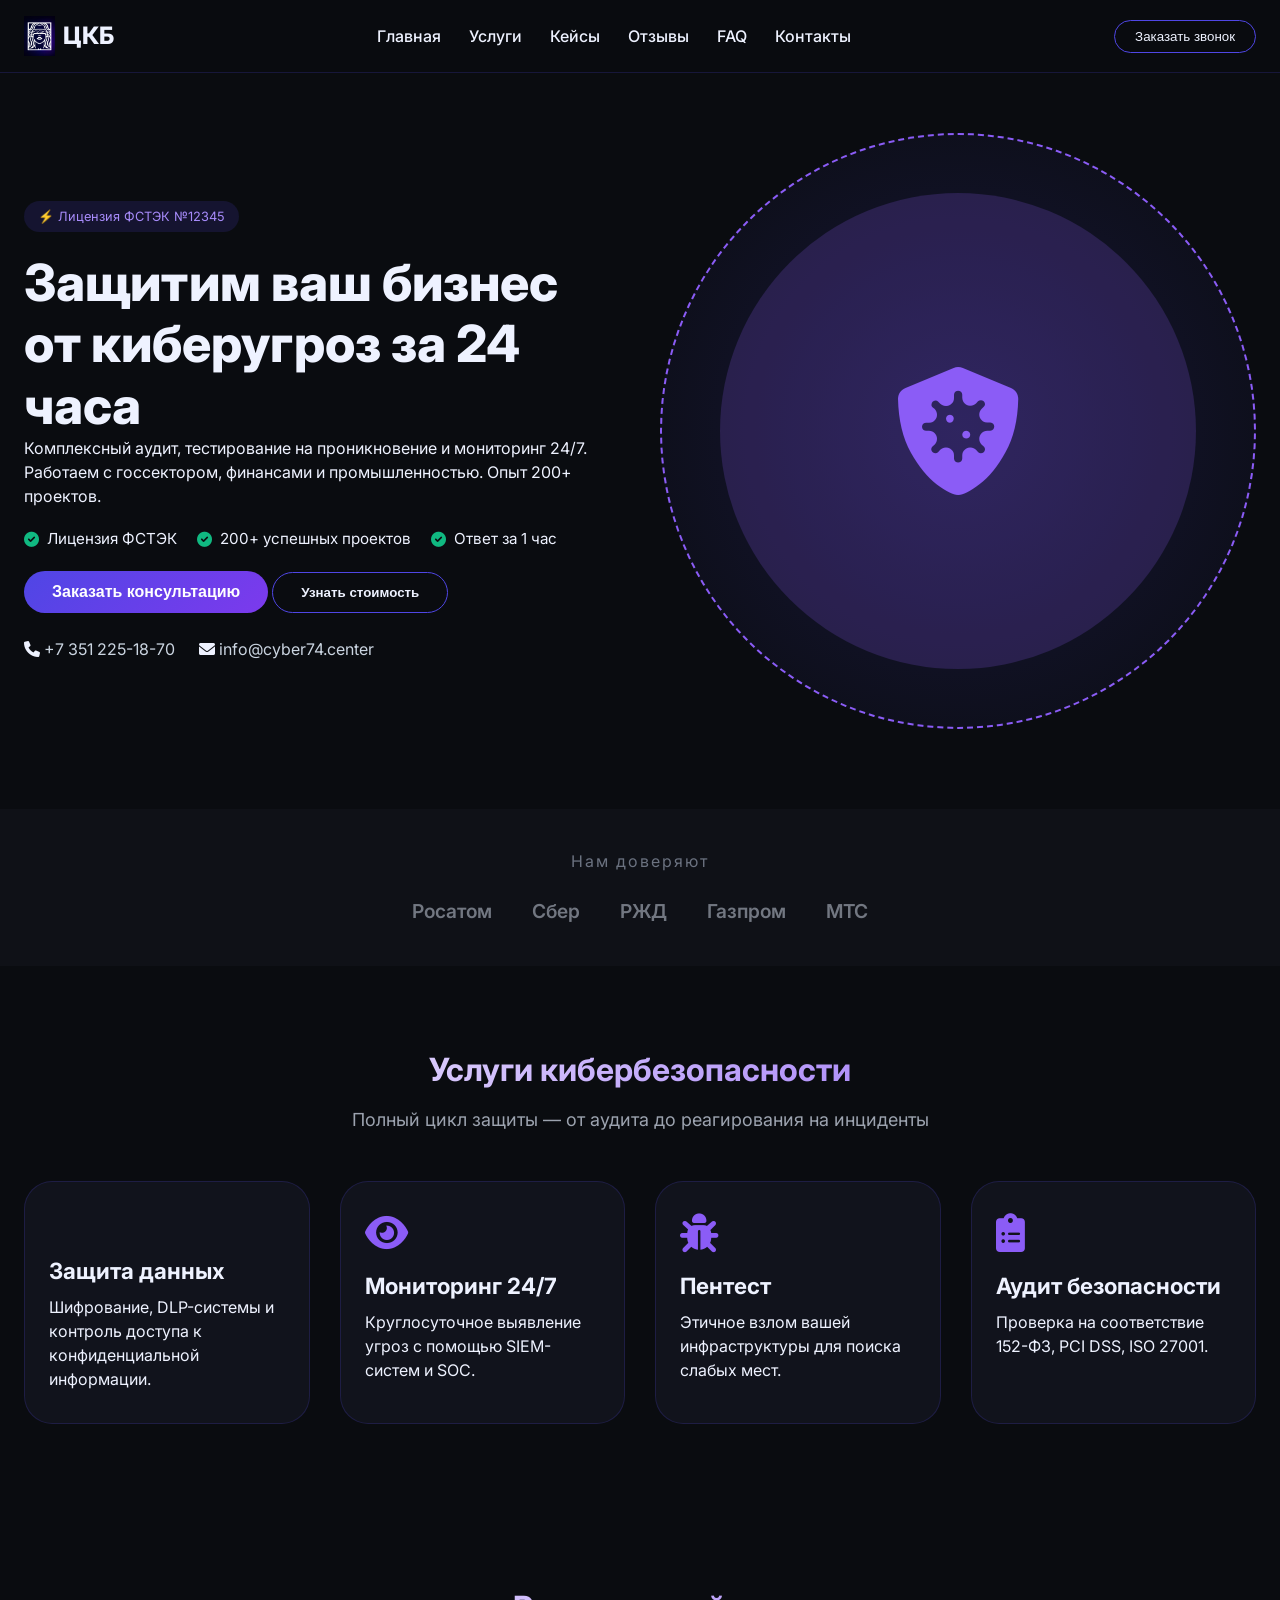
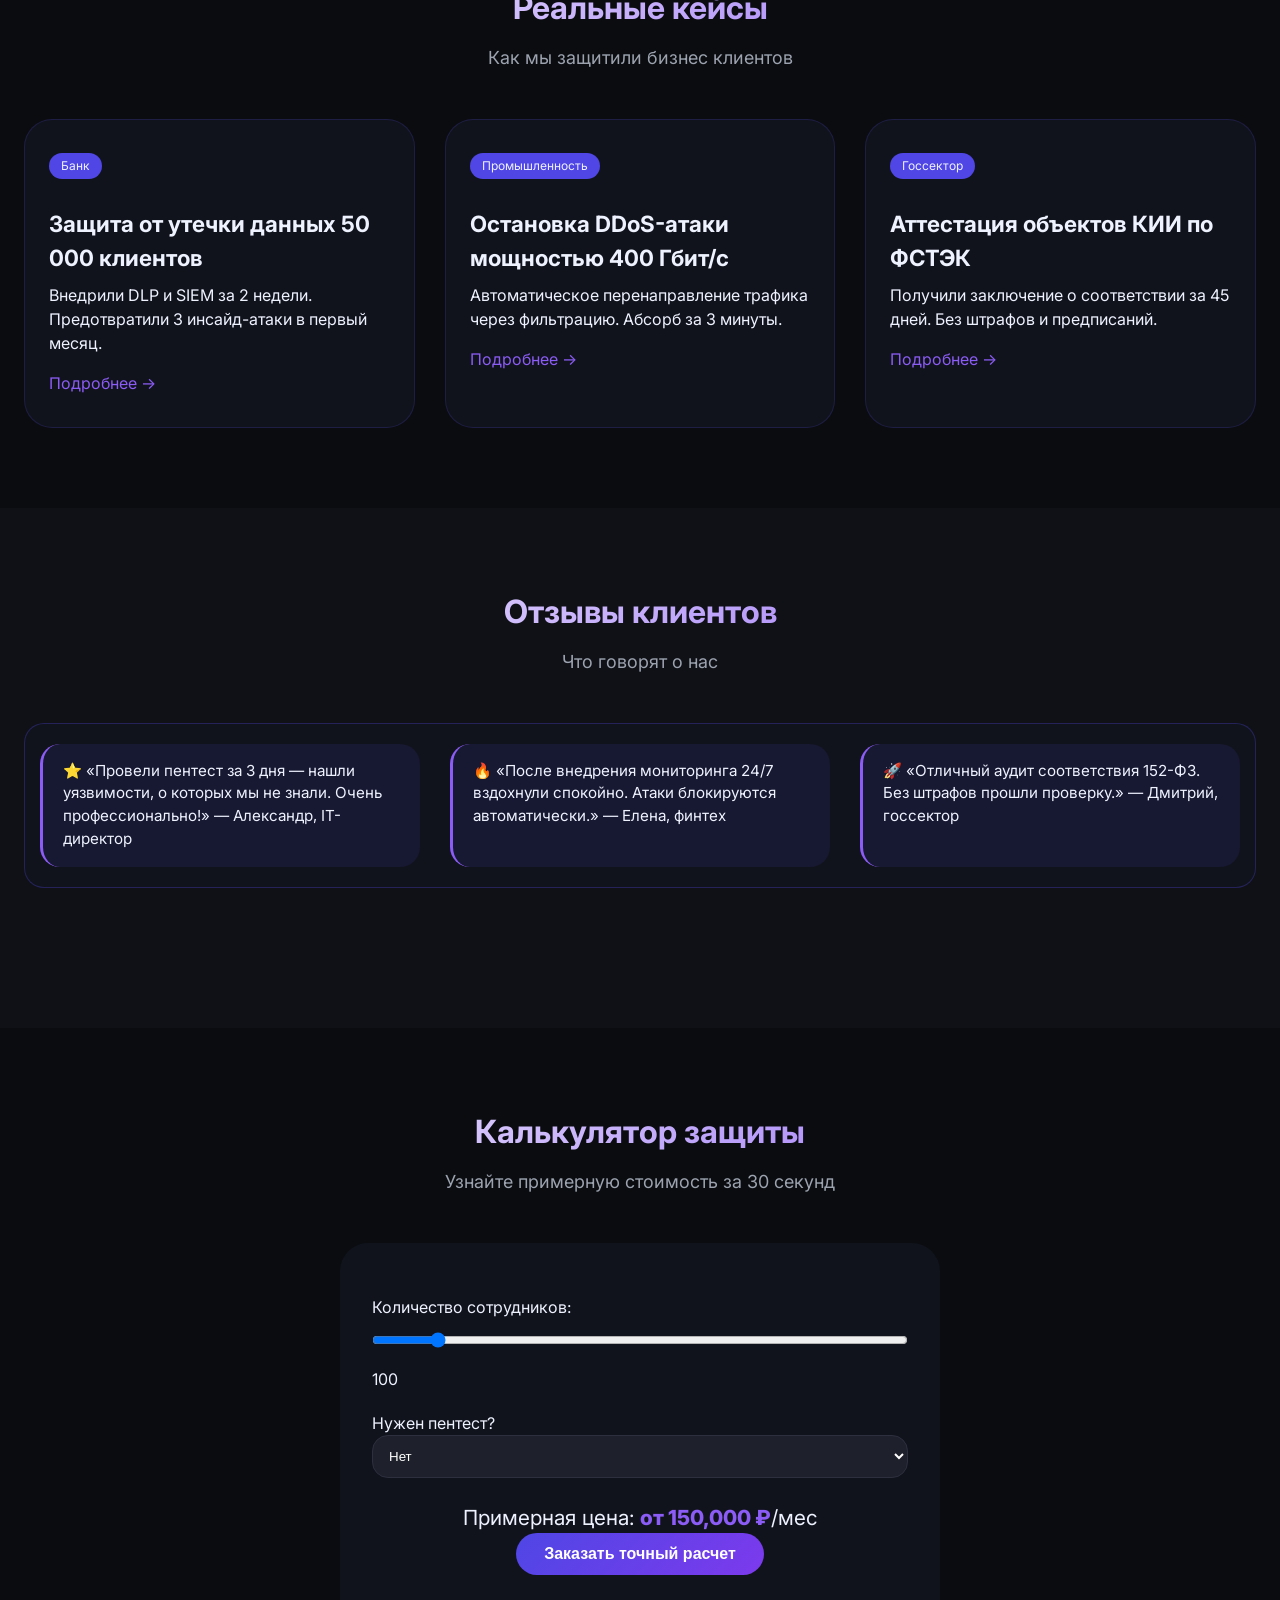
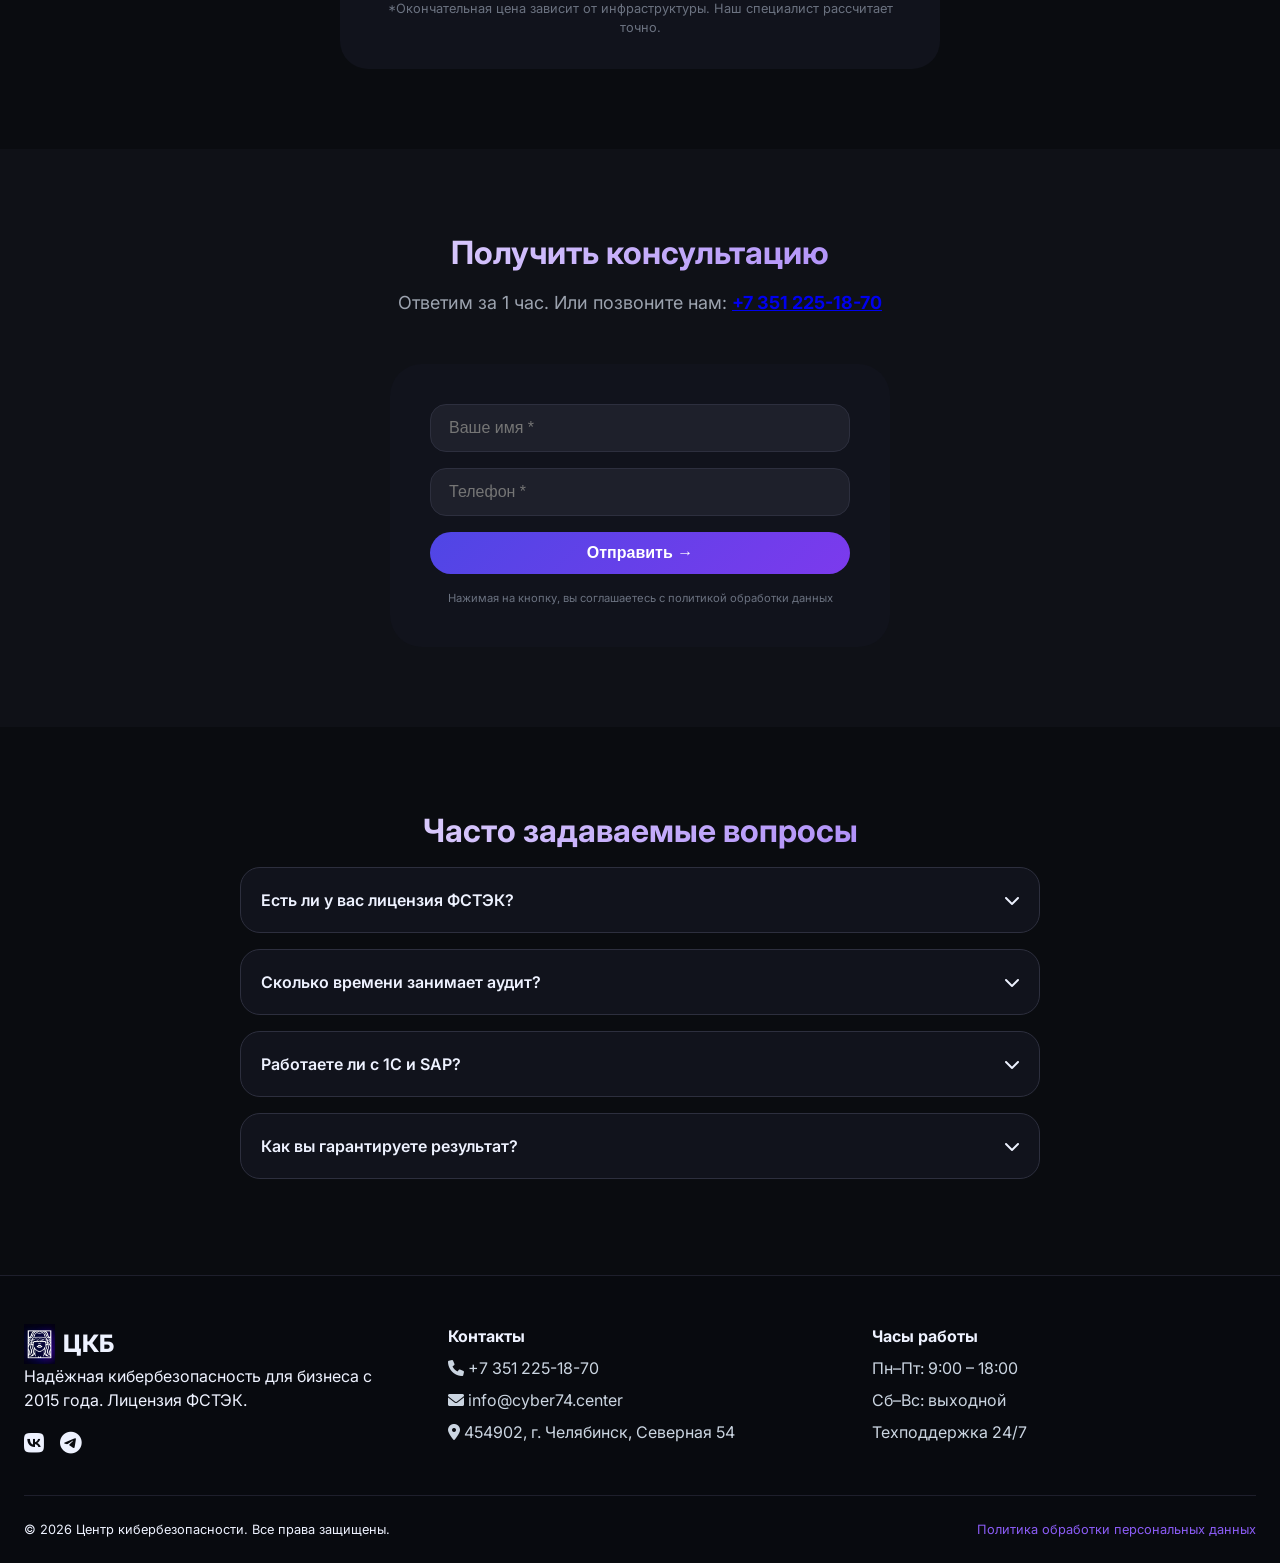
<file: index.html>
<!DOCTYPE html>
<html lang="ru">
<head>
    <meta charset="UTF-8">
    <meta name="viewport" content="width=device-width, initial-scale=1.0, viewport-fit=cover">
    <title>ЦКБ — Центр кибербезопасности | Лицензия ФСТЭК</title>
    <meta name="description" content="Защита бизнеса от киберугроз, утечек данных и DDoS-атак. Лицензия ФСТЭК, опыт 200+ проектов, реагирование 24/7. Консультация за 1 час.">
    <meta name="keywords" content="кибербезопасность, защита данных, ФСТЭК, аудит безопасности, тестирование на проникновение, Челябинск">
    <link rel="stylesheet" href="css/style.css">
    <link rel="stylesheet" href="https://cdnjs.cloudflare.com/ajax/libs/font-awesome/6.0.0-beta3/css/all.min.css">
    <link href="https://fonts.googleapis.com/css2?family=Inter:opsz,wght@14..32,300;400;500;600;700;800&display=swap" rel="stylesheet">
</head>
<body>

<header class="header" id="header">
    <div class="container">
        <div class="header__inner">
            <div class="logo">
                <img src="images/logo.jpg" alt="Центр кибербезопасности" class="logo-img">
                <span>ЦКБ</span>
            </div>
            <nav class="nav">
                <a href="#">Главная</a>
                <a href="#services">Услуги</a>
                <a href="#cases">Кейсы</a>
                <a href="#reviews">Отзывы</a>
                <a href="#faq">FAQ</a>
                <a href="#contacts">Контакты</a>
            </nav>
            <button class="btn-outline" id="openModalBtn">Заказать звонок</button>
            <button class="mobile-menu-btn" id="mobileMenuBtn"><i class="fas fa-bars"></i></button>
        </div>
        <div class="mobile-nav" id="mobileNav">
            <a href="#">Главная</a>
            <a href="#services">Услуги</a>
            <a href="#cases">Кейсы</a>
            <a href="#reviews">Отзывы</a>
            <a href="#faq">FAQ</a>
            <a href="#contacts">Контакты</a>
            <button class="btn-outline mobile-nav-btn" id="mobileModalBtn">Заказать звонок</button>
        </div>
    </div>
</header>

<main>
    <!-- Hero с анимированным щитом -->
    <section class="hero">
        <div class="container">
            <div class="hero__grid">
                <div class="hero__content">
                    <div class="hero__badge">⚡ Лицензия ФСТЭК №12345</div>
                    <h1 class="hero__title">Защитим ваш бизнес от киберугроз за 24 часа</h1>
                    <p class="hero__desc">Комплексный аудит, тестирование на проникновение и мониторинг 24/7. Работаем с госсектором, финансами и промышленностью. Опыт 200+ проектов.</p>
                    <div class="hero__advantages">
                        <div class="advantage-item"><i class="fas fa-check-circle"></i> Лицензия ФСТЭК</div>
                        <div class="advantage-item"><i class="fas fa-check-circle"></i> 200+ успешных проектов</div>
                        <div class="advantage-item"><i class="fas fa-check-circle"></i> Ответ за 1 час</div>
                    </div>
                    <div class="hero__buttons">
                        <button class="btn-primary" id="heroRequestBtn">Заказать консультацию</button>
                        <button class="btn-secondary" id="learnMoreBtn">Узнать стоимость</button>
                    </div>
                    <div class="hero__contacts">
                        <p><i class="fas fa-phone"></i> <a href="tel:+73512251870">+7 351 225-18-70</a></p>
                        <p><i class="fas fa-envelope"></i> <a href="mailto:info@cyber74.center">info@cyber74.center</a></p>
                    </div>
                </div>
                <div class="hero__image">
                    <div class="animated-shield">
                        <div class="shield-ring"></div>
                        <i class="fas fa-shield-virus shield-icon"></i>
                        <div class="shield-pulse"></div>
                    </div>
                </div>
            </div>
        </div>
    </section>

    <!-- Клиенты -->
    <section class="clients">
        <div class="container">
            <p class="clients__title">Нам доверяют</p>
            <div class="clients__grid">
                <div class="client-logo">Росатом</div>
                <div class="client-logo">Сбер</div>
                <div class="client-logo">РЖД</div>
                <div class="client-logo">Газпром</div>
                <div class="client-logo">МТС</div>
            </div>
        </div>
    </section>

    <!-- Услуги -->
    <section class="services" id="services">
        <div class="container">
            <h2 class="section-title">Услуги кибербезопасности</h2>
            <p class="section-subtitle">Полный цикл защиты — от аудита до реагирования на инциденты</p>
            <div class="services__grid">
                <div class="service-card"><i class="fas fa-shield-haltered"></i><h3>Защита данных</h3><p>Шифрование, DLP-системы и контроль доступа к конфиденциальной информации.</p></div>
                <div class="service-card"><i class="fas fa-eye"></i><h3>Мониторинг 24/7</h3><p>Круглосуточное выявление угроз с помощью SIEM-систем и SOC.</p></div>
                <div class="service-card"><i class="fas fa-bug"></i><h3>Пентест</h3><p>Этичное взлом вашей инфраструктуры для поиска слабых мест.</p></div>
                <div class="service-card"><i class="fas fa-clipboard-list"></i><h3>Аудит безопасности</h3><p>Проверка на соответствие 152-ФЗ, PCI DSS, ISO 27001.</p></div>
            </div>
        </div>
    </section>

    <!-- Кейсы -->
    <section class="cases" id="cases">
        <div class="container">
            <h2 class="section-title">Реальные кейсы</h2>
            <p class="section-subtitle">Как мы защитили бизнес клиентов</p>
            <div class="cases__grid">
                <div class="case-card">
                    <div class="case-tag">Банк</div>
                    <h3>Защита от утечки данных 50 000 клиентов</h3>
                    <p>Внедрили DLP и SIEM за 2 недели. Предотвратили 3 инсайд-атаки в первый месяц.</p>
                    <a href="#" class="case-link">Подробнее →</a>
                </div>
                <div class="case-card">
                    <div class="case-tag">Промышленность</div>
                    <h3>Остановка DDoS-атаки мощностью 400 Гбит/с</h3>
                    <p>Автоматическое перенаправление трафика через фильтрацию. Абсорб за 3 минуты.</p>
                    <a href="#" class="case-link">Подробнее →</a>
                </div>
                <div class="case-card">
                    <div class="case-tag">Госсектор</div>
                    <h3>Аттестация объектов КИИ по ФСТЭК</h3>
                    <p>Получили заключение о соответствии за 45 дней. Без штрафов и предписаний.</p>
                    <a href="#" class="case-link">Подробнее →</a>
                </div>
            </div>
        </div>
    </section>

    <!-- ОТЗЫВЫ С БЕГУЩЕЙ СТРОКОЙ (исправлено) -->
    <section class="reviews" id="reviews">
        <div class="container">
            <h2 class="section-title">Отзывы клиентов</h2>
            <p class="section-subtitle">Что говорят о нас</p>
            
            <div class="reviews-ticker">
                <div class="reviews-ticker__track">
                    <!-- Первый набор отзывов -->
                    <div class="review-slide">⭐ «Провели пентест за 3 дня — нашли уязвимости, о которых мы не знали. Очень профессионально!» — Александр, IT-директор</div>
                    <div class="review-slide">🔥 «После внедрения мониторинга 24/7 вздохнули спокойно. Атаки блокируются автоматически.» — Елена, финтех</div>
                    <div class="review-slide">🚀 «Отличный аудит соответствия 152-ФЗ. Без штрафов прошли проверку.» — Дмитрий, госсектор</div>
                    <div class="review-slide">💎 «Срочно потребовалась защита от DDoS — подключили за час. Спасибо команде!» — Олег, e‑com</div>
                    <div class="review-slide">📈 «Повысили безопасность на 95% после наших рекомендаций. Довольны результатом.» — Марина, производство</div>
                    <div class="review-slide">🏆 «Лучшая цена/качество на рынке. Работаем уже второй год.» — Сергей, логистика</div>
                    <!-- Дублируем тот же набор для бесконечного эффекта -->
                    <div class="review-slide">⭐ «Провели пентест за 3 дня — нашли уязвимости, о которых мы не знали. Очень профессионально!» — Александр, IT-директор</div>
                    <div class="review-slide">🔥 «После внедрения мониторинга 24/7 вздохнули спокойно. Атаки блокируются автоматически.» — Елена, финтех</div>
                    <div class="review-slide">🚀 «Отличный аудит соответствия 152-ФЗ. Без штрафов прошли проверку.» — Дмитрий, госсектор</div>
                    <div class="review-slide">💎 «Срочно потребовалась защита от DDoS — подключили за час. Спасибо команде!» — Олег, e‑com</div>
                    <div class="review-slide">📈 «Повысили безопасность на 95% после наших рекомендаций. Довольны результатом.» — Марина, производство</div>
                    <div class="review-slide">🏆 «Лучшая цена/качество на рынке. Работаем уже второй год.» — Сергей, логистика</div>
                </div>
            </div>
        </div>
    </section>

    <!-- Калькулятор -->
    <section class="calculator" id="calculator">
        <div class="container">
            <h2 class="section-title">Калькулятор защиты</h2>
            <p class="section-subtitle">Узнайте примерную стоимость за 30 секунд</p>
            <div class="calculator__box">
                <div class="calc-field">
                    <label>Количество сотрудников:</label>
                    <input type="range" id="staffRange" min="10" max="1000" value="100" step="10">
                    <span id="staffValue">100</span>
                </div>
                <div class="calc-field">
                    <label>Нужен пентест?</label>
                    <select id="pentestNeed">
                        <option value="0">Нет</option>
                        <option value="50000">Да, базовый</option>
                        <option value="120000">Да, расширенный</option>
                    </select>
                </div>
                <div class="calc-result">
                    <p>Примерная цена: <span id="priceResult">от 150 000 ₽</span>/мес</p>
                    <button class="btn-primary" id="calcOrderBtn">Заказать точный расчет</button>
                </div>
                <p class="calc-note">*Окончательная цена зависит от инфраструктуры. Наш специалист рассчитает точно.</p>
            </div>
        </div>
    </section>

    <!-- Форма -->
    <section class="contact-form-section" id="contacts">
        <div class="container">
            <h2 class="section-title">Получить консультацию</h2>
            <p class="section-subtitle">Ответим за 1 час. Или позвоните нам: <strong><a href="tel:+73512251870">+7 351 225-18-70</a></strong></p>
            <form id="mainForm" class="contact-form">
                <div class="form-group"><input type="text" id="mainName" placeholder="Ваше имя *" required></div>
                <div class="form-group"><input type="tel" id="mainPhone" placeholder="Телефон *" required></div>
                <button type="submit" class="btn-primary btn-full">Отправить →</button>
                <p class="form-note">Нажимая на кнопку, вы соглашаетесь с политикой обработки данных</p>
            </form>
        </div>
    </section>

    <!-- FAQ -->
    <section class="faq" id="faq">
        <div class="container">
            <h2 class="section-title">Часто задаваемые вопросы</h2>
            <div class="faq__list">
                <div class="faq-item">
                    <div class="faq-question">Есть ли у вас лицензия ФСТЭК? <i class="fas fa-chevron-down"></i></div>
                    <div class="faq-answer">Да, мы имеем лицензию ФСТЭК России на техническую защиту конфиденциальной информации №12345 от 15.03.2020.</div>
                </div>
                <div class="faq-item">
                    <div class="faq-question">Сколько времени занимает аудит? <i class="fas fa-chevron-down"></i></div>
                    <div class="faq-answer">Стандартный аудит компании до 500 сотрудников — от 3 до 7 дней. По итогу получаете детальный отчёт.</div>
                </div>
                <div class="faq-item">
                    <div class="faq-question">Работаете ли с 1С и SAP? <i class="fas fa-chevron-down"></i></div>
                    <div class="faq-answer">Да, имеем опыт интеграции с любыми ERP и CRM. Проводим настройку прав доступа и шифрование трафика.</div>
                </div>
                <div class="faq-item">
                    <div class="faq-question">Как вы гарантируете результат? <i class="fas fa-chevron-down"></i></div>
                    <div class="faq-answer">Фиксируем SLA в договоре: время реакции на инцидент — до 15 минут, устранение — до 4 часов.</div>
                </div>
            </div>
        </div>
    </section>
</main>

<footer class="footer">
    <div class="container">
        <div class="footer__grid">
            <div class="footer__info">
                <div class="logo">
                    <img src="images/logo.jpg" alt="Центр кибербезопасности" class="logo-img">
                    <span>ЦКБ</span>
                </div>
                <p>Надёжная кибербезопасность для бизнеса с 2015 года. Лицензия ФСТЭК.</p>
                <div class="socials"><i class="fab fa-vk"></i> <i class="fab fa-telegram"></i></div>
            </div>
            <div class="footer__contacts">
                <h4>Контакты</h4>
                <p><i class="fas fa-phone"></i> +7 351 225-18-70</p>
                <p><i class="fas fa-envelope"></i> info@cyber74.center</p>
                <p><i class="fas fa-map-marker-alt"></i> 454902, г. Челябинск, Северная 54</p>
            </div>
            <div class="footer__hours">
                <h4>Часы работы</h4>
                <p>Пн–Пт: 9:00 – 18:00</p>
                <p>Сб–Вс: выходной</p>
                <p>Техподдержка 24/7</p>
            </div>
        </div>
        <div class="footer__bottom">
            <p>© 2026 Центр кибербезопасности. Все права защищены.</p>
            <p><a href="#">Политика обработки персональных данных</a></p>
        </div>
    </div>
</footer>

<!-- Модалка -->
<div id="modal" class="modal">
    <div class="modal__content">
        <span class="modal__close">&times;</span>
        <h2>Заказать консультацию</h2>
        <p>Ответим за 1 час</p>
        <form id="modalForm">
            <input type="text" id="modalName" placeholder="Ваше имя *" required>
            <input type="tel" id="modalPhone" placeholder="Телефон *" required>
            <button type="submit" class="btn-primary btn-full">Отправить</button>
        </form>
    </div>
</div>

<!-- Окно успеха -->
<div id="successModal" class="success-modal">
    <div class="success-modal__content">
        <div class="success-icon"><i class="fas fa-check-circle"></i></div>
        <h2>Заявка отправлена!</h2>
        <p>Специалист свяжется с вами в течение 1 часа.</p>
        <button id="closeSuccessBtn" class="btn-primary">Закрыть</button>
    </div>
</div>

<script src="js/script.js"></script>
</body>
</html>
</file>
<file: css/style.css>
* {
    margin: 0;
    padding: 0;
    box-sizing: border-box;
}

body {
    font-family: 'Inter', sans-serif;
    background-color: #0a0c10;
    color: #eef2ff;
    line-height: 1.5;
}

.container {
    max-width: 1280px;
    margin: 0 auto;
    padding: 0 24px;
}

h1 {
    font-size: clamp(2rem, 5vw, 3.2rem);
    font-weight: 800;
    line-height: 1.2;
}

h2, .section-title {
    font-size: clamp(1.5rem, 4vw, 2rem);
    font-weight: 700;
    text-align: center;
    background: linear-gradient(135deg, #fff, #8b5cf6);
    background-clip: text;
    -webkit-background-clip: text;
    color: transparent;
    margin-bottom: 12px;
}

h3 {
    font-size: 1.4rem;
    margin: 16px 0 8px;
}

.section-subtitle {
    text-align: center;
    color: #9ca3af;
    margin-bottom: 48px;
    font-size: 1.125rem;
}

.btn-primary {
    background: linear-gradient(135deg, #4f46e5, #7c3aed);
    border: none;
    padding: 12px 28px;
    border-radius: 40px;
    font-weight: 600;
    color: white;
    cursor: pointer;
    transition: all 0.3s ease;
    font-size: 1rem;
}

.btn-primary:hover {
    transform: translateY(-2px);
    box-shadow: 0 10px 20px -5px rgba(79, 70, 229, 0.4);
}

.btn-secondary {
    background: transparent;
    border: 1px solid #4f46e5;
    padding: 12px 28px;
    border-radius: 40px;
    font-weight: 600;
    color: #eef2ff;
    cursor: pointer;
}

.btn-outline {
    background: transparent;
    border: 1px solid #4f46e5;
    padding: 8px 20px;
    border-radius: 40px;
    color: #eef2ff;
    cursor: pointer;
}

.btn-full {
    width: 100%;
}

/* Header со скрытием при скролле */
.header {
    position: sticky;
    top: 0;
    background: rgba(10, 12, 16, 0.95);
    backdrop-filter: blur(12px);
    z-index: 100;
    padding: 16px 0;
    border-bottom: 1px solid rgba(79, 70, 229, 0.2);
    transition: transform 0.3s ease;
}

.header.hide {
    transform: translateY(-100%);
}

.header__inner {
    display: flex;
    justify-content: space-between;
    align-items: center;
    flex-wrap: wrap;
    gap: 16px;
}

.logo {
    display: flex;
    align-items: center;
    gap: 8px;
    font-size: 1.5rem;
    font-weight: 800;
}

.logo-img {
    height: 40px;
    width: auto;
    object-fit: contain;
}

.nav {
    display: flex;
    gap: 28px;
}

.nav a {
    color: #eef2ff;
    text-decoration: none;
    font-weight: 500;
}

.nav a:hover {
    color: #8b5cf6;
}

.mobile-menu-btn {
    display: none;
    background: none;
    border: none;
    color: white;
    font-size: 1.8rem;
    cursor: pointer;
}

.mobile-nav {
    display: none;
    flex-direction: column;
    gap: 16px;
    margin-top: 20px;
    padding: 20px 0;
    border-top: 1px solid #2d2f3e;
}

.mobile-nav a {
    color: white;
    text-decoration: none;
    font-size: 1.2rem;
}

/* Hero */
.hero {
    padding: 60px 0 80px;
}

.hero__grid {
    display: grid;
    grid-template-columns: 1fr 1fr;
    gap: 40px;
    align-items: center;
}

.hero__badge {
    display: inline-block;
    background: rgba(79, 70, 229, 0.15);
    padding: 6px 14px;
    border-radius: 40px;
    font-size: 0.8rem;
    color: #a78bfa;
    margin-bottom: 20px;
}

.hero__advantages {
    display: flex;
    flex-wrap: wrap;
    gap: 20px;
    margin: 20px 0;
}

.advantage-item {
    display: flex;
    align-items: center;
    gap: 8px;
    font-size: 0.95rem;
}

.advantage-item i {
    color: #10b981;
}

.hero__contacts {
    margin-top: 24px;
    display: flex;
    gap: 24px;
}

.hero__contacts a {
    color: #cbd5e1;
    text-decoration: none;
}

/* Анимированный щит */
.animated-shield {
    position: relative;
    width: 100%;
    aspect-ratio: 1;
    display: flex;
    align-items: center;
    justify-content: center;
    background: radial-gradient(circle at center, rgba(79, 70, 229, 0.2), transparent);
    border-radius: 50%;
}

.shield-icon {
    font-size: 8rem;
    color: #8b5cf6;
    z-index: 2;
    animation: shield-float 3s ease-in-out infinite;
}

.shield-ring {
    position: absolute;
    width: 100%;
    height: 100%;
    border-radius: 50%;
    border: 2px dashed #8b5cf6;
    animation: spin 10s linear infinite;
}

.shield-pulse {
    position: absolute;
    width: 80%;
    height: 80%;
    border-radius: 50%;
    background: rgba(139, 92, 246, 0.2);
    animation: pulse 2s ease-out infinite;
}

@keyframes shield-float {
    0% { transform: translateY(0px); }
    50% { transform: translateY(-15px); }
    100% { transform: translateY(0px); }
}

@keyframes spin {
    from { transform: rotate(0deg); }
    to { transform: rotate(360deg); }
}

@keyframes pulse {
    0% { transform: scale(0.8); opacity: 0.7; }
    100% { transform: scale(1.2); opacity: 0; }
}

/* Клиенты */
.clients {
    padding: 40px 0;
    background: #0f1117;
    text-align: center;
}

.clients__title {
    color: #6b7280;
    margin-bottom: 24px;
    letter-spacing: 2px;
}

.clients__grid {
    display: flex;
    flex-wrap: wrap;
    justify-content: center;
    gap: 40px;
}

.client-logo {
    color: #9ca3af;
    font-weight: 600;
    font-size: 1.2rem;
    opacity: 0.7;
}

/* Услуги и кейсы */
.services, .cases, .calculator, .faq {
    padding: 80px 0;
}

.services__grid, .cases__grid {
    display: grid;
    grid-template-columns: repeat(auto-fit, minmax(280px, 1fr));
    gap: 30px;
}

.service-card, .case-card {
    background: #11131c;
    border-radius: 28px;
    padding: 32px 24px;
    border: 1px solid rgba(79, 70, 229, 0.2);
    transition: 0.2s;
}

.service-card i, .case-card i {
    font-size: 2.4rem;
    color: #8b5cf6;
}

.case-tag {
    display: inline-block;
    background: #4f46e5;
    padding: 4px 12px;
    border-radius: 20px;
    font-size: 0.75rem;
    margin-bottom: 12px;
}

.case-link {
    color: #8b5cf6;
    text-decoration: none;
    margin-top: 16px;
    display: inline-block;
}

/* Отзывы и бегущая строка (ИСПРАВЛЕНО) */
.reviews {
    padding: 80px 0;
    background: #0f1117;
}

.reviews-ticker {
    width: 100%;
    overflow: hidden;
    margin-bottom: 60px;
    background: #11131c;
    border-radius: 20px;
    padding: 20px 0;
    border: 1px solid rgba(79, 70, 229, 0.3);
    position: relative;
}

.reviews-ticker__track {
    display: flex;
    gap: 30px;
    width: max-content;
    animation: scrollReviews 40s linear infinite;
    padding: 0 15px;
}

.review-slide {
    flex-shrink: 0;
    width: 380px;
    background: rgba(79, 70, 229, 0.1);
    padding: 16px 20px;
    border-radius: 20px;
    font-size: 0.95rem;
    color: #eef2ff;
    text-align: left;
    border-left: 3px solid #8b5cf6;
}

@keyframes scrollReviews {
    0% {
        transform: translateX(0);
    }
    100% {
        transform: translateX(-50%);
    }
}

/* Адаптация для мобильных */
@media (max-width: 768px) {
    .review-slide {
        width: 280px;
        font-size: 0.85rem;
    }
    .reviews-ticker__track {
        gap: 15px;
        animation-duration: 30s;
    }
}

.reviews__grid {
    display: grid;
    grid-template-columns: repeat(auto-fit, minmax(300px, 1fr));
    gap: 30px;
    margin-top: 40px;
}

.review-card {
    background: #11131c;
    border-radius: 28px;
    padding: 32px 24px;
    border: 1px solid rgba(79, 70, 229, 0.2);
}

.review-card i {
    font-size: 2rem;
    color: #4f46e5;
    margin-bottom: 16px;
}

.review-author {
    margin-top: 16px;
    color: #8b5cf6;
    font-style: normal;
}

/* Калькулятор */
.calculator__box {
    background: #11131c;
    border-radius: 28px;
    padding: 32px;
    max-width: 600px;
    margin: 0 auto;
}

.calc-field {
    margin: 20px 0;
}

.calc-field input, .calc-field select {
    width: 100%;
    padding: 12px;
    background: #1e202b;
    border: 1px solid #2d2f3e;
    border-radius: 16px;
    color: white;
}

.calc-result {
    text-align: center;
    margin: 24px 0;
    font-size: 1.3rem;
}

#priceResult {
    font-weight: 800;
    color: #8b5cf6;
}

.calc-note {
    font-size: 0.8rem;
    color: #6b7280;
    text-align: center;
}

/* Форма */
.contact-form-section {
    padding: 80px 0;
    background: #0f1117;
}

.contact-form {
    max-width: 500px;
    margin: 0 auto;
    background: #11131c;
    padding: 40px;
    border-radius: 32px;
}

.form-group input, .modal input, .modal textarea {
    width: 100%;
    padding: 14px 18px;
    background: #1e202b;
    border: 1px solid #2d2f3e;
    border-radius: 16px;
    color: white;
    margin-bottom: 16px;
    font-size: 1rem;
}

.form-note {
    font-size: 0.7rem;
    color: #6b7280;
    text-align: center;
    margin-top: 16px;
}

/* FAQ */
.faq__list {
    max-width: 800px;
    margin: 0 auto;
}

.faq-item {
    background: #11131c;
    border-radius: 20px;
    margin-bottom: 16px;
    border: 1px solid #2d2f3e;
}

.faq-question {
    padding: 20px;
    font-weight: 600;
    cursor: pointer;
    display: flex;
    justify-content: space-between;
    align-items: center;
}

.faq-answer {
    padding: 0 20px 20px;
    display: none;
    color: #cbd5e1;
    border-top: 1px solid #2d2f3e;
}

.faq-item.active .faq-answer {
    display: block;
}

/* Footer */
.footer {
    background: #080a0f;
    padding: 48px 0 24px;
    border-top: 1px solid #1e1f2c;
}

.footer__grid {
    display: grid;
    grid-template-columns: repeat(auto-fit, minmax(250px, 1fr));
    gap: 40px;
    margin-bottom: 40px;
}

.footer__contacts p, .footer__hours p {
    margin: 8px 0;
    color: #cbd5e1;
}

.socials {
    display: flex;
    gap: 16px;
    margin-top: 20px;
    font-size: 1.4rem;
    cursor: pointer;
}

.footer__bottom {
    display: flex;
    justify-content: space-between;
    flex-wrap: wrap;
    gap: 16px;
    padding-top: 24px;
    border-top: 1px solid #1e1f2c;
    font-size: 0.8rem;
}

.footer__bottom a {
    color: #8b5cf6;
    text-decoration: none;
}

/* Модалки */
.modal, .success-modal {
    display: none;
    position: fixed;
    top: 0;
    left: 0;
    width: 100%;
    height: 100%;
    background: rgba(0, 0, 0, 0.9);
    justify-content: center;
    align-items: center;
    z-index: 1000;
}

.modal__content, .success-modal__content {
    background: #11131c;
    padding: 32px;
    border-radius: 32px;
    width: 90%;
    max-width: 450px;
    position: relative;
}

.modal__close {
    position: absolute;
    right: 24px;
    top: 20px;
    font-size: 28px;
    cursor: pointer;
}

.success-icon {
    font-size: 4rem;
    color: #10b981;
    text-align: center;
    margin-bottom: 16px;
}

/* Адаптивность общая */
@media (max-width: 900px) {
    .hero__grid, .footer__grid {
        grid-template-columns: 1fr;
    }
    .nav {
        display: none;
    }
    .mobile-menu-btn {
        display: block;
    }
    .hero__buttons {
        flex-direction: column;
    }
    .hero__contacts {
        flex-direction: column;
        gap: 8px;
    }
    .clients__grid {
        gap: 20px;
    }
    .client-logo {
        font-size: 0.9rem;
    }
    .btn-primary, .btn-secondary {
        width: 100%;
        text-align: center;
    }
    .services__grid, .cases__grid {
        grid-template-columns: 1fr;
    }
}

@media (max-width: 480px) {
    .container {
        padding: 0 16px;
    }
    .contact-form, .calculator__box {
        padding: 24px;
    }
    .section-title {
        font-size: 1.6rem;
    }
}
</file>
